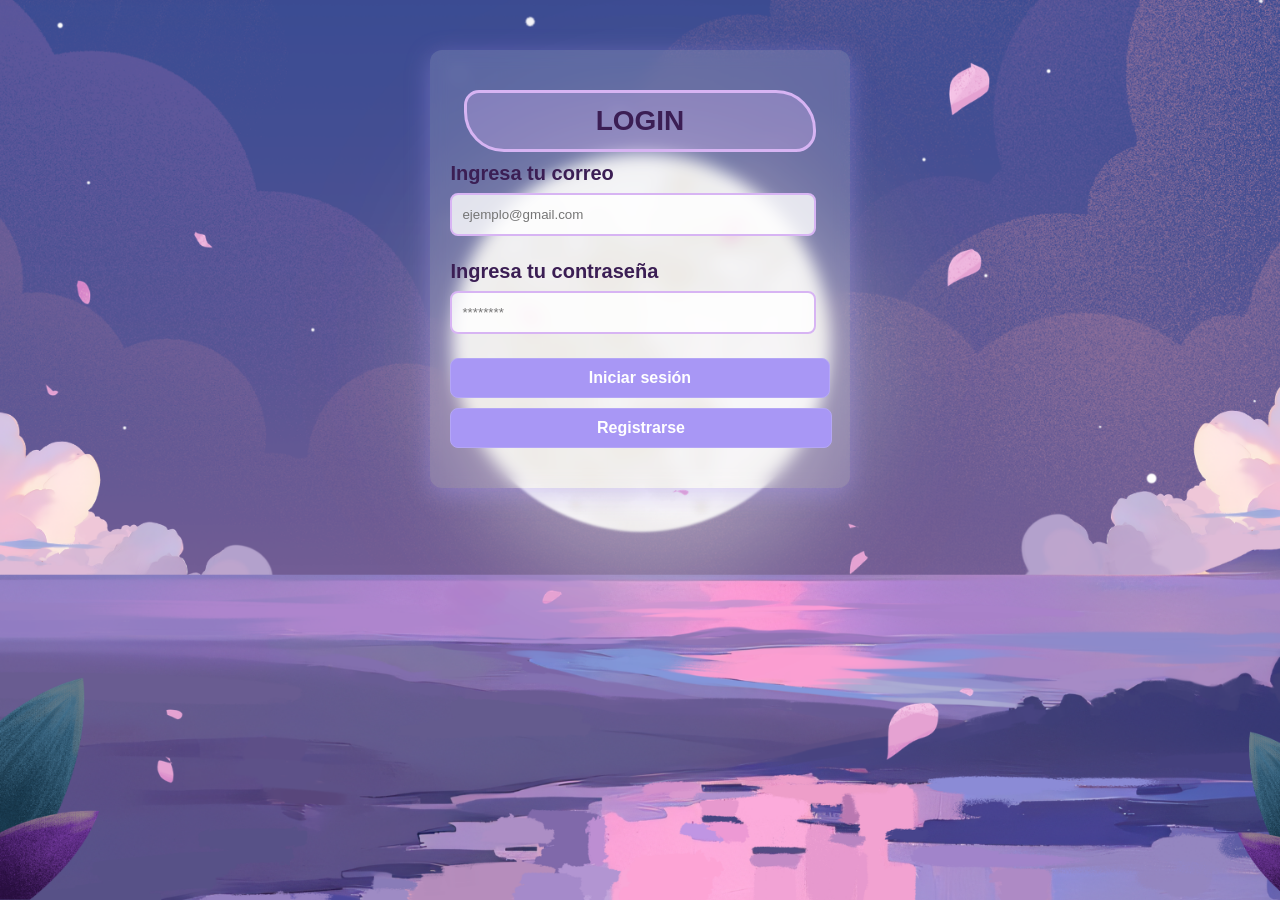
<file: login.html>
<!DOCTYPE html>
<html lang="en">
<head>
    <meta charset="UTF-8">
    <meta name="viewport" content="width=device-width, initial-scale=1.0">
    <link rel="stylesheet" href="./public/css/main.css">
    <script src="./public/js/swal.js"></script>

    <title>Login</title>
</head>
<body>
    <form>
        <div class="card-login">
            <h2>LOGIN</h2>
            <label for="email">Ingresa tu correo</label>
            <input id="email" type="email" class="input" placeholder="ejemplo@gmail.com">
        
            <label for="password">Ingresa tu contraseña</label>
            <input id="password" type="password" class="input" placeholder="********">
        
            <button type="button" id="btn_sesion" class="btn-enlace">Iniciar sesión</button>
            <a href="./registro.html" class="btn-enlace">Registrarse</a>
        </div>
    </form>
    <script src="./public/js/login.js"></script>
</body>
</html>
</file>
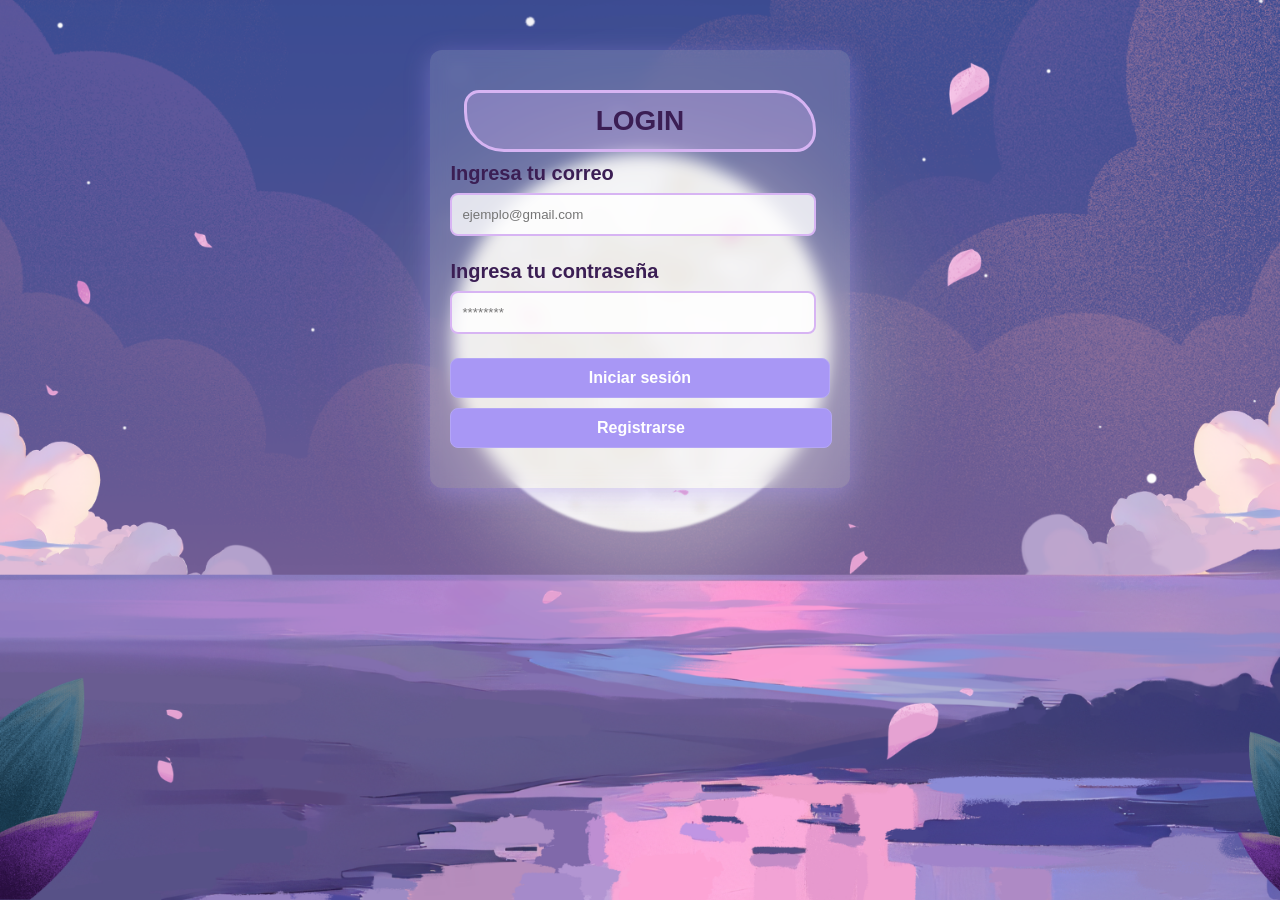
<file: perfil.html>
<!DOCTYPE html>
<html lang="en">
<head>
    <meta charset="UTF-8">
    <meta name="viewport" content="width=device-width, initial-scale=1.0">
    <link rel="stylesheet" href="./public/css/main.css">
    <title>Mi Perfil</title>
</head>
<body>
    <ul class="navbar-bonita">
        <li class="nav-links"> <a href="./index.html">Regresar al Catálogo</a> </li>
    </ul>

    <div class="contenedor" style="display: flex; justify-content: center;">
        <div class="card-login" style="width: 100%; max-width: 500px;">
            <h2>MI PERFIL</h2>
            
            <label>Nombre Completo:</label>
            <input class="input" type="text" id="ver_nombre" readonly>
            
            <label>Correo Electrónico:</label>
            <input class="input" type="text" id="ver_email" readonly>
            
            <label>Contraseña:</label>
            <input class="input" type="text" id="ver_password" readonly>
        </div>
    </div>

    <script src="./public/js/perfil.js"></script>
</body>
</html>
</file>
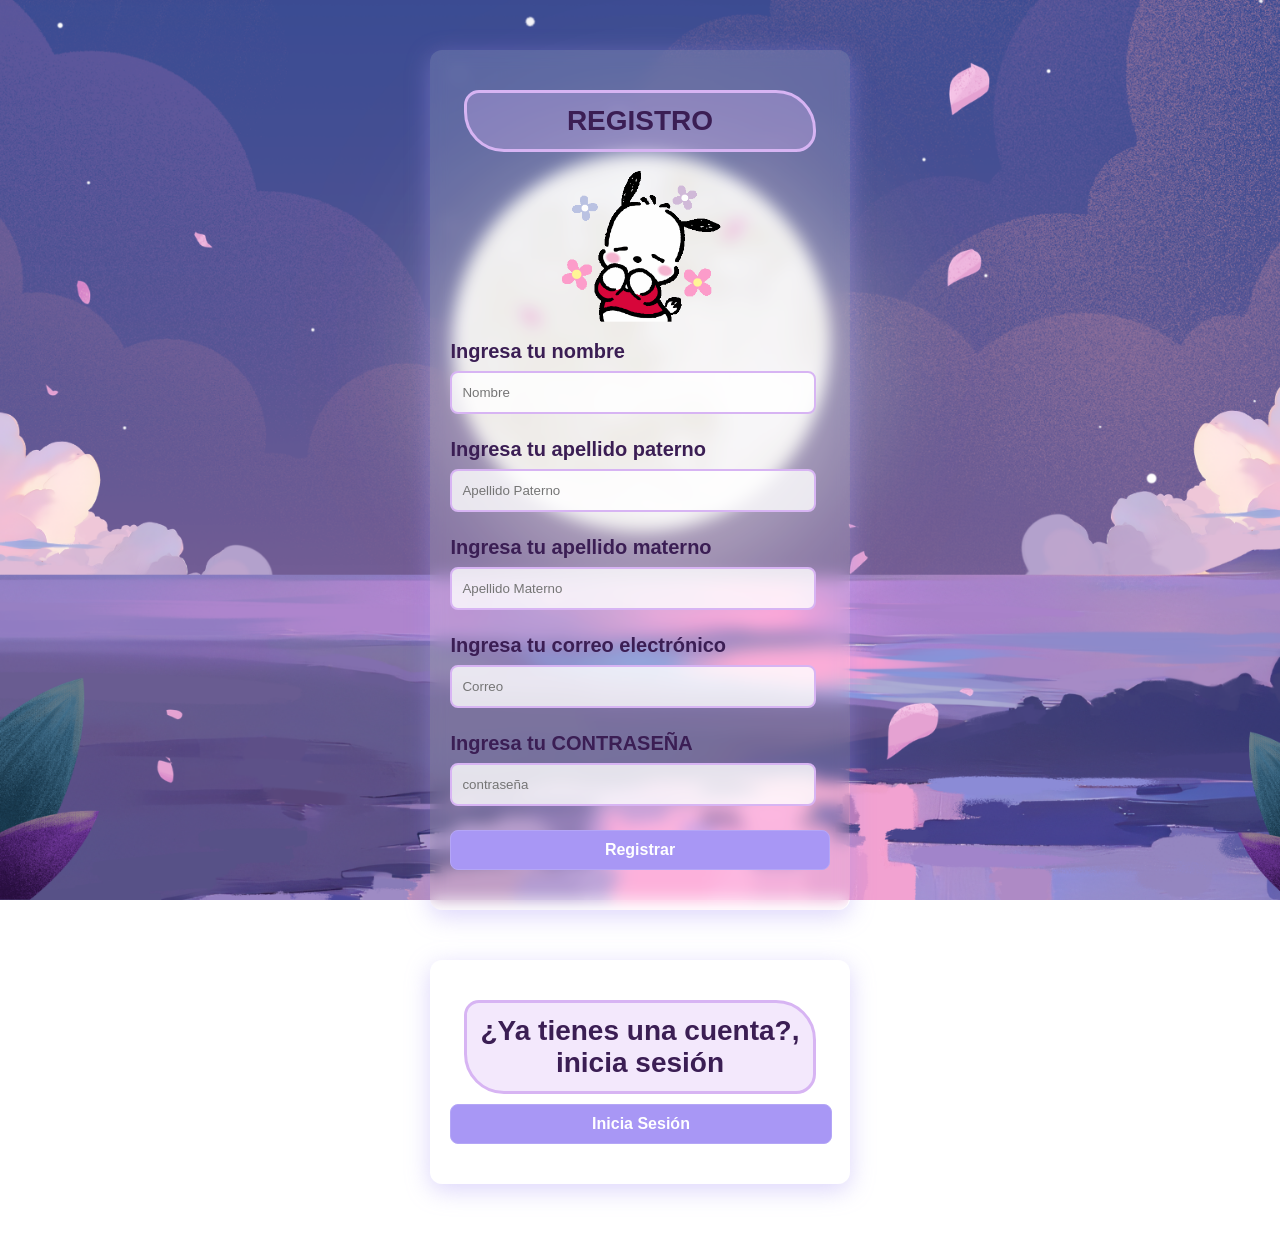
<file: registro.html>
<!DOCTYPE html>
<html lang="en">
<head>
    <meta charset="UTF-8">
    <meta name="viewport" content="width=device-width, initial-scale=1.0">
    <link rel="stylesheet" href="./public/css/main.css">
    <script src="./public/js/swal.js"></script>
    <title>Proyecto Final</title>
</head>
<title>Registro</title>
</head>
<body>
    <div class="card-login">
        <h2>REGISTRO</h2>
        <img class="img-centro img-responsiva" src="./public/img/registroimg.gif" alt="logo" auto>
            
            <form id="form_registro">
                <label for="name">Ingresa tu nombre</label>
                <input class="input" type="text" placeholder="Nombre" id="name">
                
                <label for="lastname_p">Ingresa tu apellido paterno</label>
                <input class="input" type="text" placeholder="Apellido Paterno" id="lastname_p">

                <label for="lastname_m">Ingresa tu apellido materno</label>
                <input class="input" type="text" placeholder="Apellido Materno" id="lastname_m">
                
                <label for="email">Ingresa tu correo electrónico</label>
                <input class="input" type="text" placeholder="Correo" id="email">

                <label for="password">Ingresa tu CONTRASEÑA</label>
                <input class="input" type="password" placeholder="contraseña" id="password">

                <button type="button" class="btn-enlace" id="btn_registro">Registrar</button>
            </form>
    </div>

        <div class="card-login">
            <h3>¿Ya tienes una cuenta?, inicia sesión</h3>
            <a href="./login.html" class="btn-enlace">Inicia Sesión</a>
        </div>
    </div>

    <script src="./public/js/registro.js"></script>
</body>
</html>
</file>
<file: public/css/main.css>
body {
    background: url(../img/fondito.png);
    background-repeat: no-repeat;
    background-size: cover;
    background-position: center center;
    background-attachment: fixed;
    color: #ffffff;
    font-size: 18px;
    font-family: Arial, sans-serif;
}

.contenedor {
    display: grid;
    grid-template-columns: repeat(3, 1fr);
    align-items: stretch;
    justify-content: center;
    gap: 20px;
    background-color: rgba(255, 255, 255, 0.15); 
    backdrop-filter: blur(8px); 
    padding: 20px;
    border-radius: 12px;
    box-shadow: 0 6px 25px rgba(168, 151, 245, 0.4); 
    width: 100%;
    max-width: 90%;
    margin: 50px auto;
}

.card-login {
    align-items: center;
    justify-content: center;
    gap: 20px;
    background-color: rgba(255, 255, 255, 0.15);
    backdrop-filter: blur(8px);
    padding: 30px 20px;
    border-radius: 12px;
    box-shadow: 0 6px 25px rgba(168, 151, 245, 0.4);
    width: 30%;
    margin: 50px auto;
    color: #3B1E54; 
}

h3, h2 {
    font-size: 28px;
    text-decoration: none;
    color: #3B1E54; 
    padding: 12px;
    margin: 10px auto; 
    width: 85%;
    text-align: center;
    border: 3px solid #D7B4F3; 
    background-color: rgba(215, 180, 243, 0.3);
    border-radius: 15px 40px 20px; 
    display: block;
}

.card {
    padding: 20px 15px;
    background-color: rgba(215, 180, 243, 0.15); 
    border: 1px solid rgba(255, 255, 255, 0.3); 
    border-radius: 10px;
    width: 400px;
    height: auto;
    backdrop-filter: blur(6px); 
}

.card p {
    line-height: 1.6;
    margin-bottom: 10px;
    color: #3B1E54;
    text-align: justify;
}

.text-red {
    color: #B45284; 
    font-size: 25px;
}

.img-responsiva {
    width: 50%;
    display: block;
    margin-left: auto;
    margin-right: auto;
}


.btn-enlace {
    display: block;
    text-decoration: none;
    color: #ffffff;
    padding: 10px 0;
    width: 100%;
    text-align: center;
    border: 1px solid #B4A6F6;
    background-color: #A897F5;
    border-radius: 8px;
    margin-bottom: 10px;
    font-size: 16px;
    font-weight: bold;
    transition: all 0.3s ease; 
}

.btn-enlace:hover {
    color: #ffffff;
    background-color: #937EE8;
    border: 1px solid #937EE8;
    box-shadow: 0 4px 10px rgba(147, 126, 232, 0.4);
    animation: sparkle 1.2s ease-in-out infinite;
}

@keyframes sparkle{
    0%, 100% {transform: scale(1); box-shadow: 0 0 10px #ffffff;}
    50% {transform: scale(1.05); box-shadow: 0 0 25px #ffffff;}
}

.btn-enlace:active {
    background-color: #7A63CC;
    border: 1px solid #7A63CC;
    transform: scale(0.98);
}

h1 {
   
    font-size: 50px;
    color: #ffffff;
    text-shadow: 2px 2px 8px rgba(168, 151, 245, 0.8); 
}

.w-100 {
    width: 90%;
    margin-bottom: 15px;
}


.input {
    display: block;
    width: 90%;
    padding: 12px 10px;
    border-radius: 8px;
    border: 2px solid #D7B4F3; 
    background-color: rgba(255, 255, 255, 0.8); 
    color: #3B1E54;
    margin-bottom: 1.5rem;
    outline: none;
}

.input:focus {
    border-color: #A897F5;
    box-shadow: 0 0 8px rgba(168, 151, 245, 0.5);
}

label {
    font-size: 20px;
    color: #3B1E54; 
    margin-bottom: 8px;
    display: block;
    font-weight: bold;
}

.img-centro {
    display: block;
    margin-left: auto;
    margin-right: auto;
    margin-bottom: 10px;
}

.img-redonda {
    border-radius: 50%;
}

.enlace {
    display: block;
    text-decoration: none;
    font-size: 14px;
    color: #ffffff;
    text-align: center;
    padding: 8px;
    transition: color 0.3s ease;
}

.enlace:hover {
    color: #FFB6C1; 
    cursor: pointer;
}

.navbar-bonita {
    display: flex;
    justify-content: space-between;
    align-items: center;
    background: linear-gradient(135deg, rgba(245, 227, 255, 0.7), rgba(255, 228, 242, 0.7)); 
    backdrop-filter: blur(12px); 
    border: 2px solid rgba(255, 255, 255, 0.8); 
    border-radius: 50px; 
    padding: 12px 30px;
    margin: 20px auto;
    width: 90%;
    box-shadow: 0 8px 32px rgba(215, 180, 243, 0.4);
}

.logo-texto {
    font-size: 24px;
    font-weight: bold;
    color: #9b6bb0; 
    text-shadow: 2px 2px 4px rgba(255, 255, 255, 0.9);
    cursor: default;
}

.nav-links {
    list-style: none;
    display: flex;
    gap: 15px;
    margin: 0;
    padding: 0;
}

.nav-item {
    text-decoration: none;
    color: #89609e;
    font-weight: bold;
    font-size: 16px;
    padding: 8px 20px;
    border-radius: 25px;
    transition: all 0.3s ease;
}

.nav-item:hover, .nav-item.activo {
    background-color: rgba(255, 255, 255, 0.9);
    color: #d175b7; 
    box-shadow: 0 4px 10px rgba(209, 117, 183, 0.2);
    transform: translateY(-2px); 
}


.input-tierno {
    padding: 10px 18px;
    border-radius: 25px;
    border: 2px solid #e1c0eb; 
    background-color: rgba(255, 255, 255, 0.8);
    color: #89609e;
    outline: none;
    width: 220px;
    font-size: 15px;
    transition: all 0.4s ease;
}


.input-tierno:focus {
    border-color: #d175b7;
    box-shadow: 0 0 12px rgba(209, 117, 183, 0.4);
    width: 250px; 
    background-color: #ffffff;
}


.btn-salir {
    text-decoration: none;
    background-color: #fcaeeb; 
    color: white;
    font-weight: bold;
    padding: 10px 20px;
    border-radius: 25px;
    border: 2px solid #fcaeeb;
    transition: all 0.3s ease;
}

.btn-salir:hover {
    background-color: white;
    color: #fcaeeb;
    box-shadow: 0 4px 12px rgba(252, 174, 235, 0.5);
    transform: scale(1.05); 
}


@media screen and (max-width: 850px) {
    
    
    .contenedor {
        grid-template-columns: 1fr; 
        padding: 15px;
        width: 95%;
        margin: 20px auto;
    }

    .card {
        width: 100%; 
        box-sizing: border-box; 
        margin: 0 auto;
    }

    .card-login {
        width: 90%; 
        padding: 20px 15px;
    }

    .navbar-bonita {
        flex-direction: column;
        gap: 15px;
        border-radius: 20px; 
        padding: 20px;
    }

    .nav-links {
        flex-direction: column;
        align-items: center;
        gap: 10px;
        width: 100%;
    }

    .nav-busqueda, .nav-categoria, .nav-salir {
        width: 100%;
        text-align: center;
    }

    .input-tierno, .select-tierno {
        width: 90%;
    }

    .input-tierno:focus {
        width: 95%; 
    }
}
</file>
